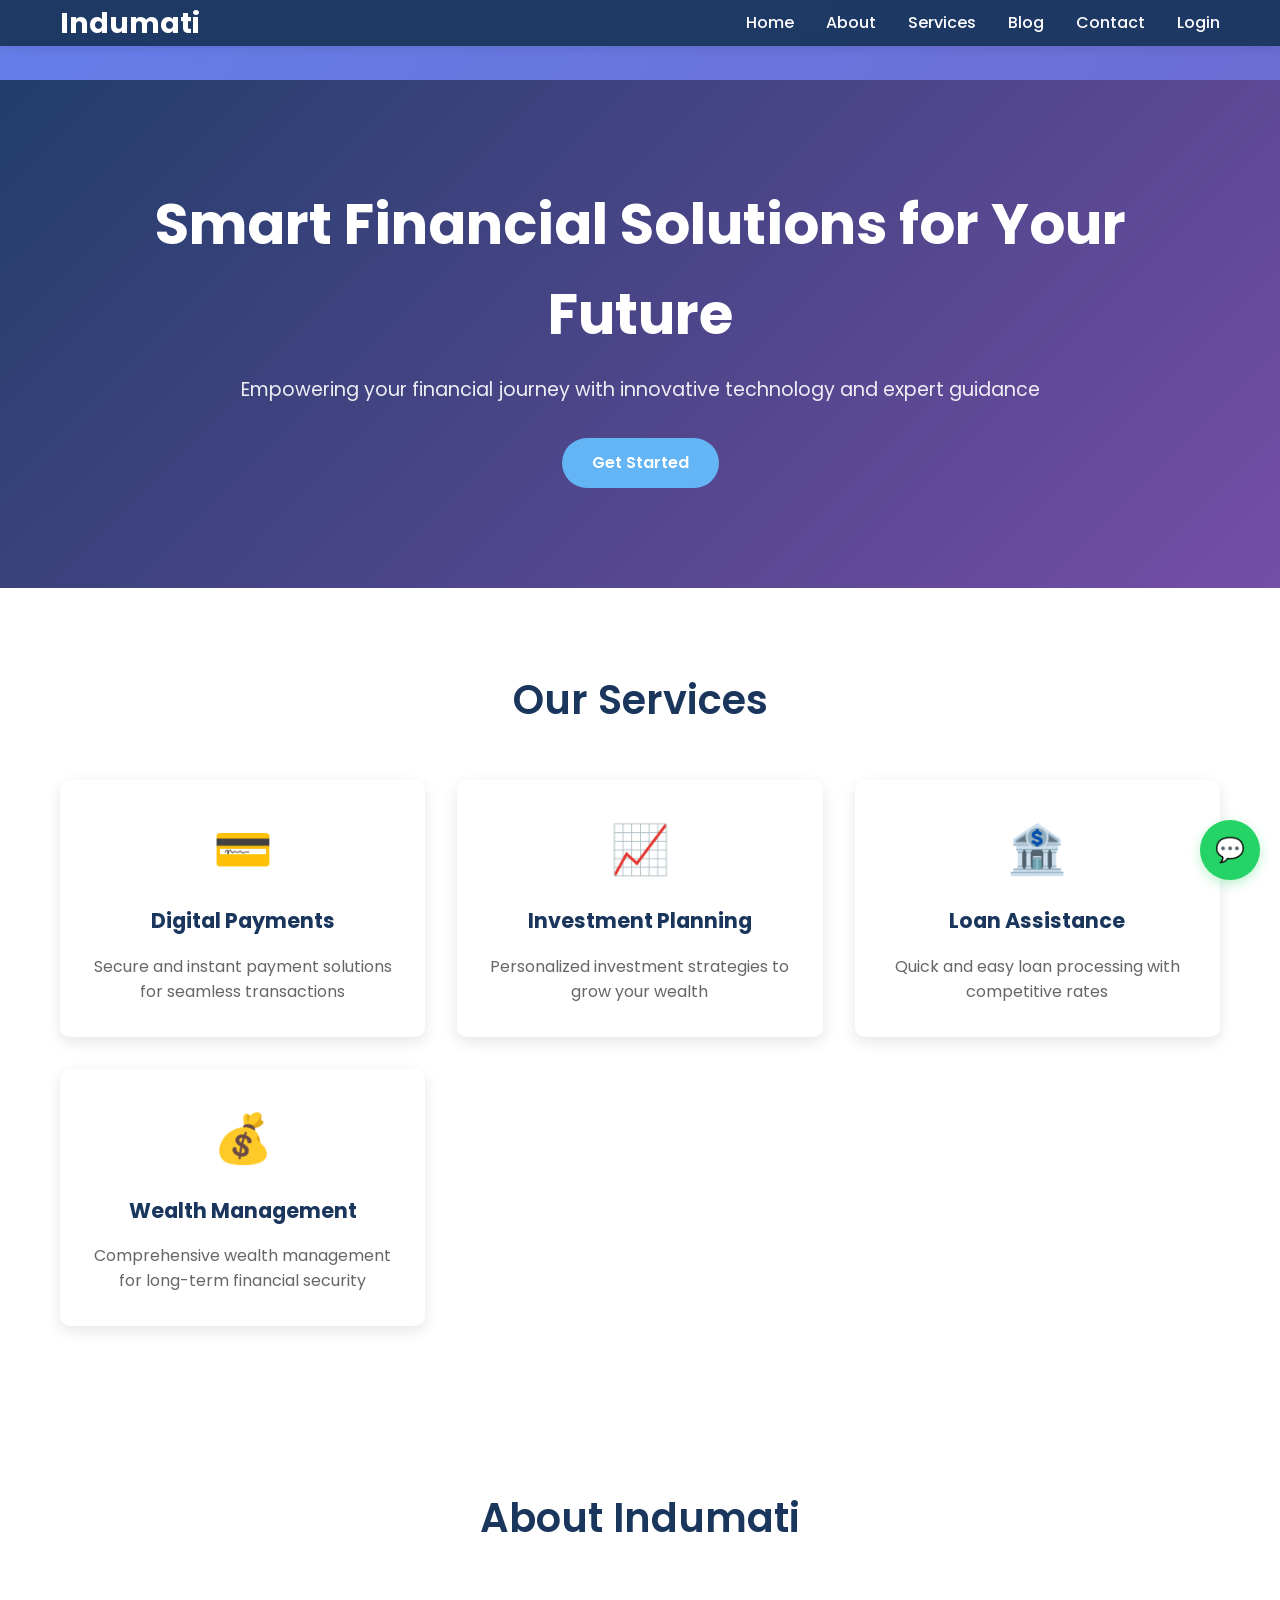
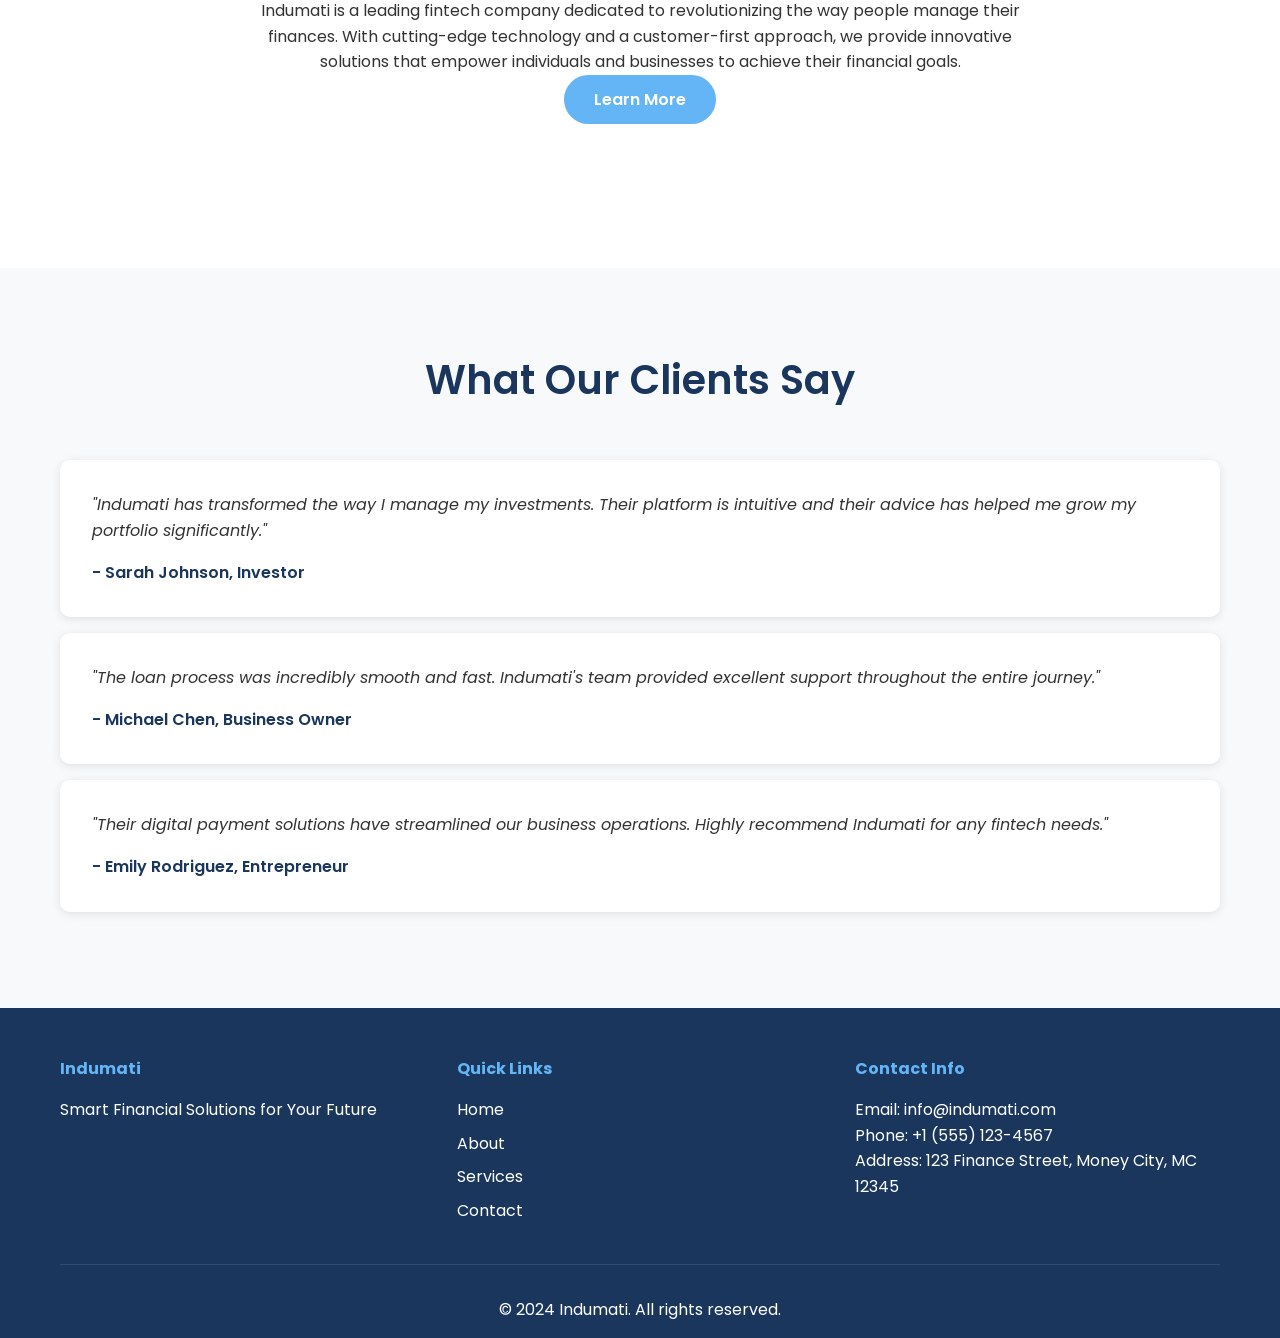
<file: index.html>
<!DOCTYPE html>
<html lang="en">
<head>
    <meta charset="UTF-8">
    <meta name="viewport" content="width=device-width, initial-scale=1.0">
    <title>Indumati - Smart Financial Solutions</title>
    <link rel="stylesheet" href="style.css">
<!-- Google tag (gtag.js) -->
<script async src="https://www.googletagmanager.com/gtag/js?id=AW-18142878376"></script>
<script>
  window.dataLayer = window.dataLayer || [];
  function gtag(){dataLayer.push(arguments);}
  gtag('js', new Date());

  gtag('config', 'AW-18142878376');
</script>

<!-- Event snippet for Outbound click conversion page
In your html page, add the snippet and call gtag_report_conversion when someone clicks on the chosen link or button. -->
<script>
function gtag_report_conversion(url) {
  var callback = function () {
    if (typeof(url) != 'undefined') {
      window.location = url;
    }
  };
  gtag('event', 'conversion', {
      'send_to': 'AW-18142878376/NTl0CMunqKgcEKi1mctD',
      'event_callback': callback
  });
  return false;
}
</script>


</head>
<body>
    <!-- Header -->
    <header>
        <nav class="container">
            <div class="logo">Indumati</div>
            <ul class="nav-links">
                <li><a href="index.html">Home</a></li>
                <li><a href="about.html">About</a></li>
                <li><a href="services.html">Services</a></li>
                <li><a href="blog.html">Blog</a></li>
                <li><a href="contact.html">Contact</a></li>
                <li><a href="auth.html">Login</a></li>
            </ul>
        </nav>
    </header>

    <!-- Main Content -->
    <main>
        <!-- Hero Section -->
        <section class="hero">
            <div class="container">
                <h1>Smart Financial Solutions for Your Future</h1>
                <p>Empowering your financial journey with innovative technology and expert guidance</p>
                <a href="#services" class="btn">Get Started</a>
            </div>
        </section>

        <!-- Services Overview -->
        <section id="services" class="section">
            <div class="container">
                <h2>Our Services</h2>
                <div class="card-grid">
                    <div class="card fade-in-up">
                        <div class="card-icon">💳</div>
                        <h4>Digital Payments</h4>
                        <p>Secure and instant payment solutions for seamless transactions</p>
                    </div>
                    <div class="card fade-in-up">
                        <div class="card-icon">📈</div>
                        <h4>Investment Planning</h4>
                        <p>Personalized investment strategies to grow your wealth</p>
                    </div>
                    <div class="card fade-in-up">
                        <div class="card-icon">🏦</div>
                        <h4>Loan Assistance</h4>
                        <p>Quick and easy loan processing with competitive rates</p>
                    </div>
                    <div class="card fade-in-up">
                        <div class="card-icon">💰</div>
                        <h4>Wealth Management</h4>
                        <p>Comprehensive wealth management for long-term financial security</p>
                    </div>
                </div>
            </div>
        </section>

        <!-- About Preview -->
        <section class="section">
            <div class="container">
                <h2>About Indumati</h2>
                <div class="about-intro">
                    <p>Indumati is a leading fintech company dedicated to revolutionizing the way people manage their finances. With cutting-edge technology and a customer-first approach, we provide innovative solutions that empower individuals and businesses to achieve their financial goals.</p>
                    <a href="about.html" class="btn">Learn More</a>
                </div>
            </div>
        </section>

        <!-- Testimonials -->
        <section class="testimonials section">
            <div class="container">
                <h2>What Our Clients Say</h2>
                <div class="testimonial fade-in-up">
                    <p>"Indumati has transformed the way I manage my investments. Their platform is intuitive and their advice has helped me grow my portfolio significantly."</p>
                    <div class="testimonial-author">- Sarah Johnson, Investor</div>
                </div>
                <div class="testimonial fade-in-up">
                    <p>"The loan process was incredibly smooth and fast. Indumati's team provided excellent support throughout the entire journey."</p>
                    <div class="testimonial-author">- Michael Chen, Business Owner</div>
                </div>
                <div class="testimonial fade-in-up">
                    <p>"Their digital payment solutions have streamlined our business operations. Highly recommend Indumati for any fintech needs."</p>
                    <div class="testimonial-author">- Emily Rodriguez, Entrepreneur</div>
                </div>
            </div>
        </section>
    </main>

    <!-- WhatsApp Button -->
    <a href="https://wa.me/7909042424" class="whatsapp-btn" target="_blank" aria-label="Contact us on WhatsApp" onclick="return gtag_report_conversion('https://wa.me/7909042424');">
        <span>💬</span>
    </a>

    <!-- Footer -->
    <footer>
        <div class="container">
            <div class="footer-content">
                <div class="footer-section">
                    <h4>Indumati</h4>
                    <p>Smart Financial Solutions for Your Future</p>
                </div>
                <div class="footer-section">
                    <h4>Quick Links</h4>
                    <ul>
                        <li><a href="index.html">Home</a></li>
                        <li><a href="about.html">About</a></li>
                        <li><a href="services.html">Services</a></li>
                        <li><a href="contact.html">Contact</a></li>
                    </ul>
                </div>
                <div class="footer-section">
                    <h4>Contact Info</h4>
                    <p>Email: info@indumati.com</p>
                    <p>Phone: +1 (555) 123-4567</p>
                    <p>Address: 123 Finance Street, Money City, MC 12345</p>
                </div>
            </div>
            <div class="footer-bottom">
                <p>&copy; 2024 Indumati. All rights reserved.</p>
            </div>
        </div>
    </footer>
</body>
</html>
</file>
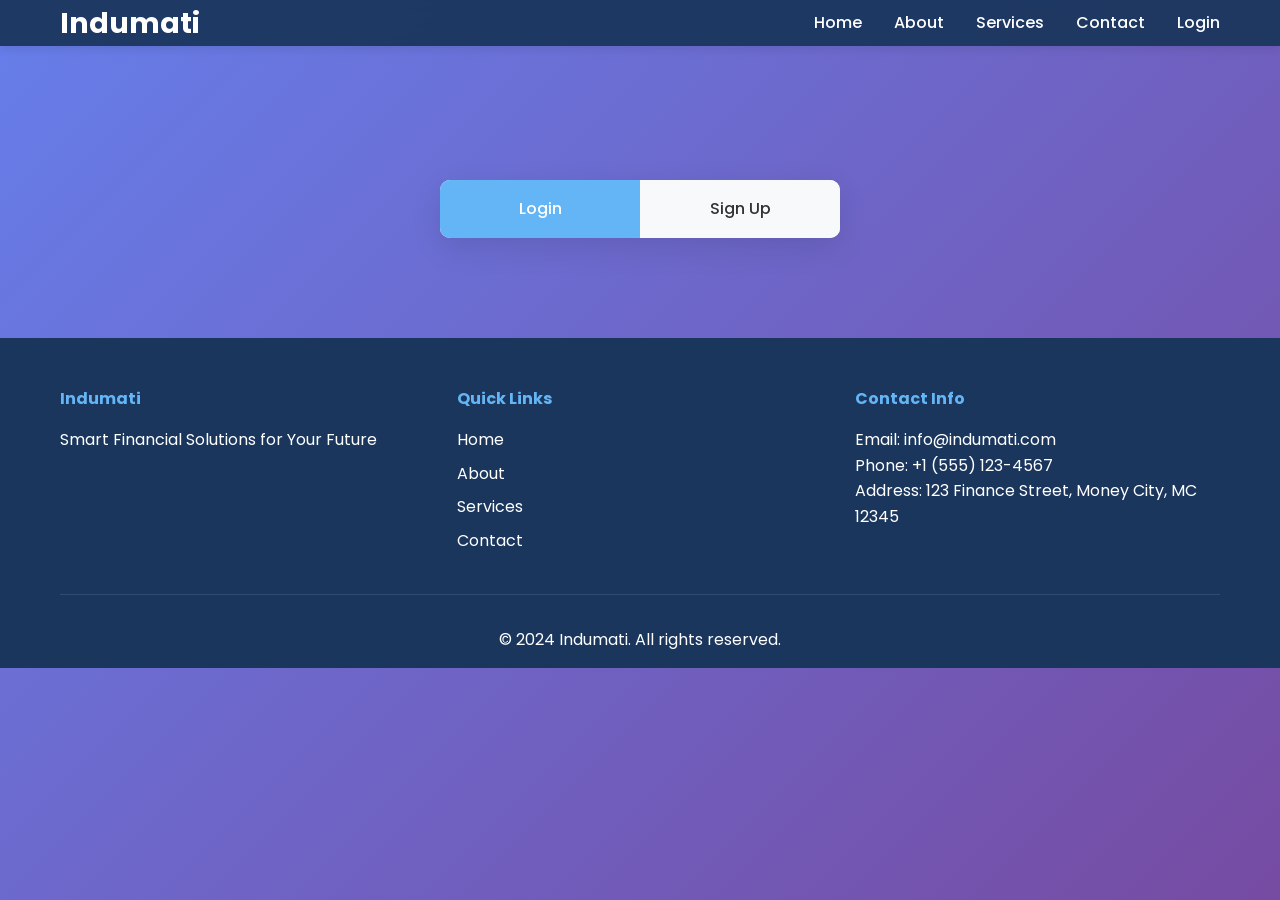
<file: auth.html>
<!DOCTYPE html>
<html lang="en">
<head>
    <meta charset="UTF-8">
    <meta name="viewport" content="width=device-width, initial-scale=1.0">
    <title>Login/Signup - Indumati</title>
    <link rel="stylesheet" href="style.css">
    <style>
        /* Additional styles for auth toggle */
        .auth-tabs input[type="radio"] {
            display: none;
        }

        .auth-tabs label {
            flex: 1;
            padding: 1rem;
            background: #f8f9fa;
            border: none;
            cursor: pointer;
            font-family: 'Poppins', sans-serif;
            font-weight: 500;
            transition: background 0.3s ease;
            text-align: center;
        }

        .auth-tabs input[type="radio"]:checked + label {
            background: #64b5f6;
            color: #fff;
        }

        .auth-form {
            display: none;
        }

        #login:checked ~ #login-form,
        #signup:checked ~ #signup-form {
            display: block;
        }
    </style>
</head>
<body>
    <!-- Header -->
    <header>
        <nav class="container">
            <div class="logo">Indumati</div>
            <ul class="nav-links">
                <li><a href="index.html">Home</a></li>
                <li><a href="about.html">About</a></li>
                <li><a href="services.html">Services</a></li>
                <li><a href="contact.html">Contact</a></li>
                <li><a href="auth.html">Login</a></li>
            </ul>
        </nav>
    </header>

    <!-- Main Content -->
    <main>
        <!-- Auth Container -->
        <div class="auth-container">
            <!-- Auth Tabs -->
            <div class="auth-tabs">
                <input type="radio" id="login" name="auth-toggle" checked>
                <label for="login">Login</label>
                <input type="radio" id="signup" name="auth-toggle">
                <label for="signup">Sign Up</label>
            </div>

            <!-- Login Form -->
            <form id="login-form" class="auth-form">
                <h3>Login to Your Account</h3>
                <div class="form-group">
                    <label for="login-email">Email</label>
                    <input type="email" id="login-email" name="email" required>
                </div>
                <div class="form-group">
                    <label for="login-password">Password</label>
                    <input type="password" id="login-password" name="password" required>
                </div>
                <button type="submit" class="btn">Login</button>
                <p style="text-align: center; margin-top: 1rem; font-size: 0.9rem;">
                    <a href="#" style="color: #64b5f6; text-decoration: none;">Forgot Password?</a>
                </p>
            </form>

            <!-- Signup Form -->
            <form id="signup-form" class="auth-form">
                <h3>Create Your Account</h3>
                <div class="form-group">
                    <label for="signup-name">Full Name</label>
                    <input type="text" id="signup-name" name="name" required>
                </div>
                <div class="form-group">
                    <label for="signup-email">Email</label>
                    <input type="email" id="signup-email" name="email" required>
                </div>
                <div class="form-group">
                    <label for="signup-password">Password</label>
                    <input type="password" id="signup-password" name="password" required>
                </div>
                <div class="form-group">
                    <label for="signup-confirm-password">Confirm Password</label>
                    <input type="password" id="signup-confirm-password" name="confirm-password" required>
                </div>
                <button type="submit" class="btn">Sign Up</button>
                <p style="text-align: center; margin-top: 1rem; font-size: 0.9rem; color: #666;">
                    By signing up, you agree to our <a href="#" style="color: #64b5f6; text-decoration: none;">Terms of Service</a> and <a href="#" style="color: #64b5f6; text-decoration: none;">Privacy Policy</a>.
                </p>
            </form>
        </div>
    </main>

    <!-- Footer -->
    <footer>
        <div class="container">
            <div class="footer-content">
                <div class="footer-section">
                    <h4>Indumati</h4>
                    <p>Smart Financial Solutions for Your Future</p>
                </div>
                <div class="footer-section">
                    <h4>Quick Links</h4>
                    <ul>
                        <li><a href="index.html">Home</a></li>
                        <li><a href="about.html">About</a></li>
                        <li><a href="services.html">Services</a></li>
                        <li><a href="contact.html">Contact</a></li>
                    </ul>
                </div>
                <div class="footer-section">
                    <h4>Contact Info</h4>
                    <p>Email: info@indumati.com</p>
                    <p>Phone: +1 (555) 123-4567</p>
                    <p>Address: 123 Finance Street, Money City, MC 12345</p>
                </div>
            </div>
            <div class="footer-bottom">
                <p>&copy; 2024 Indumati. All rights reserved.</p>
            </div>
        </div>
    </footer>
</body>
</html>
</file>
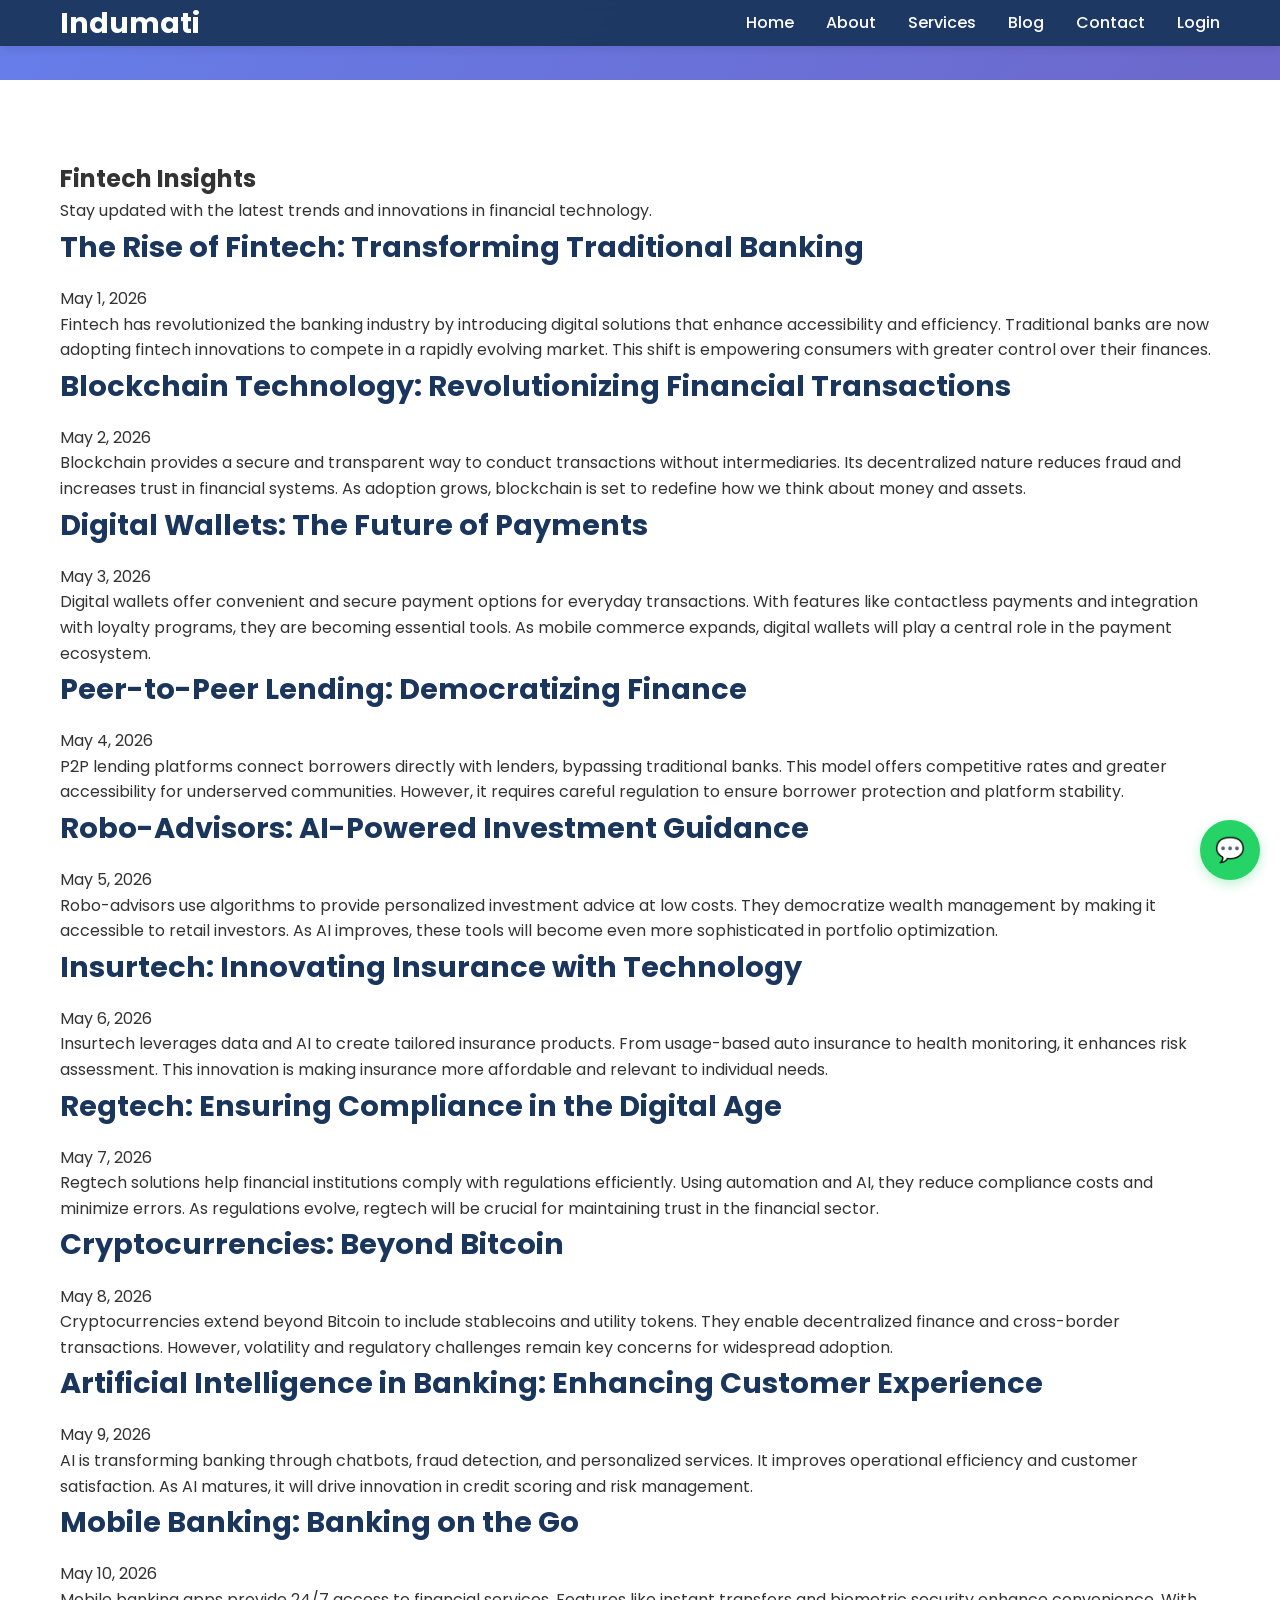
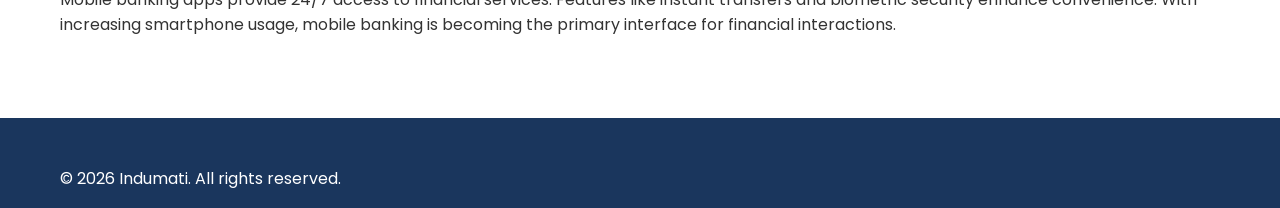
<file: blog.html>
<!DOCTYPE html>
<html lang="en">
<head>
    <meta charset="UTF-8">
    <meta name="viewport" content="width=device-width, initial-scale=1.0">
    <title>Indumati - Fintech Blog</title>
    <link rel="stylesheet" href="style.css">
</head>
<body>
    <!-- Header -->
    <header>
        <nav class="container">
            <div class="logo">Indumati</div>
            <ul class="nav-links">
                <li><a href="index.html">Home</a></li>
                <li><a href="about.html">About</a></li>
                <li><a href="services.html">Services</a></li>
                <li><a href="blog.html">Blog</a></li>
                <li><a href="contact.html">Contact</a></li>
                <li><a href="auth.html">Login</a></li>
            </ul>
        </nav>
    </header>

    <!-- Main Content -->
    <main>
        <section class="section">
            <div class="container">
                <h1>Fintech Insights</h1>
                <p>Stay updated with the latest trends and innovations in financial technology.</p>

                <article class="blog-post">
                    <h3>The Rise of Fintech: Transforming Traditional Banking</h3>
                    <p class="date">May 1, 2026</p>
                    <p>Fintech has revolutionized the banking industry by introducing digital solutions that enhance accessibility and efficiency. Traditional banks are now adopting fintech innovations to compete in a rapidly evolving market. This shift is empowering consumers with greater control over their finances.</p>
                </article>

                <article class="blog-post">
                    <h3>Blockchain Technology: Revolutionizing Financial Transactions</h3>
                    <p class="date">May 2, 2026</p>
                    <p>Blockchain provides a secure and transparent way to conduct transactions without intermediaries. Its decentralized nature reduces fraud and increases trust in financial systems. As adoption grows, blockchain is set to redefine how we think about money and assets.</p>
                </article>

                <article class="blog-post">
                    <h3>Digital Wallets: The Future of Payments</h3>
                    <p class="date">May 3, 2026</p>
                    <p>Digital wallets offer convenient and secure payment options for everyday transactions. With features like contactless payments and integration with loyalty programs, they are becoming essential tools. As mobile commerce expands, digital wallets will play a central role in the payment ecosystem.</p>
                </article>

                <article class="blog-post">
                    <h3>Peer-to-Peer Lending: Democratizing Finance</h3>
                    <p class="date">May 4, 2026</p>
                    <p>P2P lending platforms connect borrowers directly with lenders, bypassing traditional banks. This model offers competitive rates and greater accessibility for underserved communities. However, it requires careful regulation to ensure borrower protection and platform stability.</p>
                </article>

                <article class="blog-post">
                    <h3>Robo-Advisors: AI-Powered Investment Guidance</h3>
                    <p class="date">May 5, 2026</p>
                    <p>Robo-advisors use algorithms to provide personalized investment advice at low costs. They democratize wealth management by making it accessible to retail investors. As AI improves, these tools will become even more sophisticated in portfolio optimization.</p>
                </article>

                <article class="blog-post">
                    <h3>Insurtech: Innovating Insurance with Technology</h3>
                    <p class="date">May 6, 2026</p>
                    <p>Insurtech leverages data and AI to create tailored insurance products. From usage-based auto insurance to health monitoring, it enhances risk assessment. This innovation is making insurance more affordable and relevant to individual needs.</p>
                </article>

                <article class="blog-post">
                    <h3>Regtech: Ensuring Compliance in the Digital Age</h3>
                    <p class="date">May 7, 2026</p>
                    <p>Regtech solutions help financial institutions comply with regulations efficiently. Using automation and AI, they reduce compliance costs and minimize errors. As regulations evolve, regtech will be crucial for maintaining trust in the financial sector.</p>
                </article>

                <article class="blog-post">
                    <h3>Cryptocurrencies: Beyond Bitcoin</h3>
                    <p class="date">May 8, 2026</p>
                    <p>Cryptocurrencies extend beyond Bitcoin to include stablecoins and utility tokens. They enable decentralized finance and cross-border transactions. However, volatility and regulatory challenges remain key concerns for widespread adoption.</p>
                </article>

                <article class="blog-post">
                    <h3>Artificial Intelligence in Banking: Enhancing Customer Experience</h3>
                    <p class="date">May 9, 2026</p>
                    <p>AI is transforming banking through chatbots, fraud detection, and personalized services. It improves operational efficiency and customer satisfaction. As AI matures, it will drive innovation in credit scoring and risk management.</p>
                </article>

                <article class="blog-post">
                    <h3>Mobile Banking: Banking on the Go</h3>
                    <p class="date">May 10, 2026</p>
                    <p>Mobile banking apps provide 24/7 access to financial services. Features like instant transfers and biometric security enhance convenience. With increasing smartphone usage, mobile banking is becoming the primary interface for financial interactions.</p>
                </article>
            </div>
        </section>
    </main>

    <!-- WhatsApp Button -->
    <a href="https://wa.me/9135165706" class="whatsapp-btn" target="_blank" aria-label="Contact us on WhatsApp">
        <span>💬</span>
    </a>

    <!-- Footer -->
    <footer>
        <div class="container">
            <p>&copy; 2026 Indumati. All rights reserved.</p>
        </div>
    </footer>
</body>
</html>
</file>
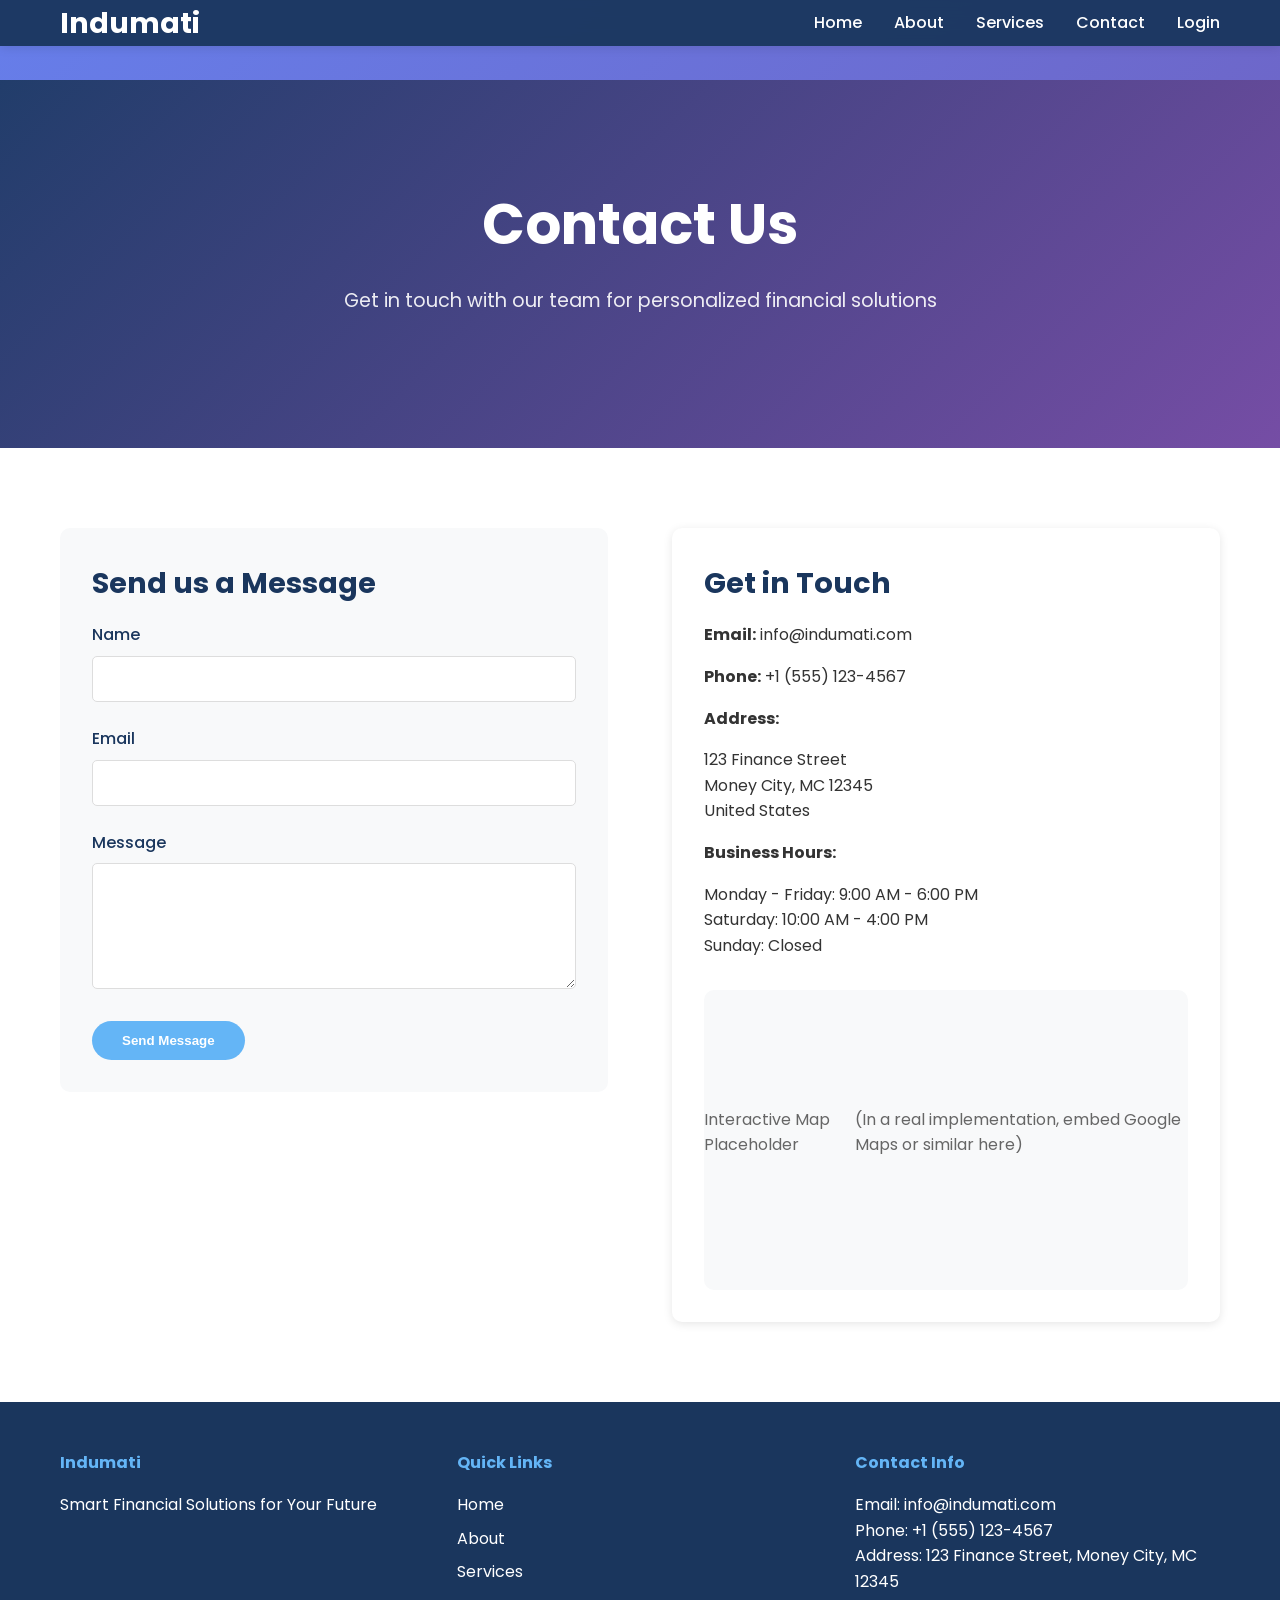
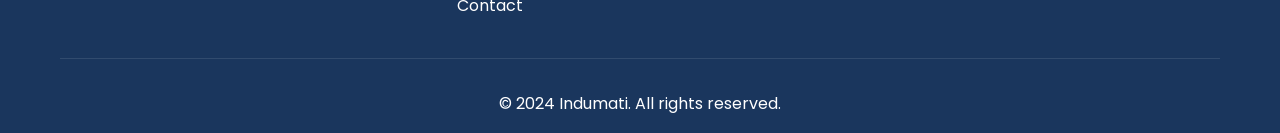
<file: contact.html>
<!DOCTYPE html>
<html lang="en">
<head>
    <meta charset="UTF-8">
    <meta name="viewport" content="width=device-width, initial-scale=1.0">
    <title>Contact Us - Indumati</title>
    <link rel="stylesheet" href="style.css">
</head>
<body>
    <!-- Header -->
    <header>
        <nav class="container">
            <div class="logo">Indumati</div>
            <ul class="nav-links">
                <li><a href="index.html">Home</a></li>
                <li><a href="about.html">About</a></li>
                <li><a href="services.html">Services</a></li>
                <li><a href="contact.html">Contact</a></li>
                <li><a href="auth.html">Login</a></li>
            </ul>
        </nav>
    </header>

    <!-- Main Content -->
    <main>
        <!-- Contact Hero -->
        <section class="hero">
            <div class="container">
                <h1>Contact Us</h1>
                <p>Get in touch with our team for personalized financial solutions</p>
            </div>
        </section>

        <!-- Contact Content -->
        <section class="section">
            <div class="container">
                <div class="contact-content">
                    <!-- Contact Form -->
                    <div class="contact-form">
                        <h3>Send us a Message</h3>
                        <form>
                            <div class="form-group">
                                <label for="name">Name</label>
                                <input type="text" id="name" name="name" required>
                            </div>
                            <div class="form-group">
                                <label for="email">Email</label>
                                <input type="email" id="email" name="email" required>
                            </div>
                            <div class="form-group">
                                <label for="message">Message</label>
                                <textarea id="message" name="message" rows="5" required></textarea>
                            </div>
                            <button type="submit" class="btn">Send Message</button>
                        </form>
                    </div>

                    <!-- Contact Info -->
                    <div class="contact-info">
                        <h3>Get in Touch</h3>
                        <p><strong>Email:</strong> info@indumati.com</p>
                        <p><strong>Phone:</strong> +1 (555) 123-4567</p>
                        <p><strong>Address:</strong></p>
                        <p>123 Finance Street<br>Money City, MC 12345<br>United States</p>
                        <p><strong>Business Hours:</strong></p>
                        <p>Monday - Friday: 9:00 AM - 6:00 PM<br>Saturday: 10:00 AM - 4:00 PM<br>Sunday: Closed</p>

                        <!-- Map Placeholder -->
                        <div class="map">
                            <p>Interactive Map Placeholder</p>
                            <p>(In a real implementation, embed Google Maps or similar here)</p>
                        </div>
                    </div>
                </div>
            </div>
        </section>
    </main>

    <!-- Footer -->
    <footer>
        <div class="container">
            <div class="footer-content">
                <div class="footer-section">
                    <h4>Indumati</h4>
                    <p>Smart Financial Solutions for Your Future</p>
                </div>
                <div class="footer-section">
                    <h4>Quick Links</h4>
                    <ul>
                        <li><a href="index.html">Home</a></li>
                        <li><a href="about.html">About</a></li>
                        <li><a href="services.html">Services</a></li>
                        <li><a href="contact.html">Contact</a></li>
                    </ul>
                </div>
                <div class="footer-section">
                    <h4>Contact Info</h4>
                    <p>Email: info@indumati.com</p>
                    <p>Phone: +1 (555) 123-4567</p>
                    <p>Address: 123 Finance Street, Money City, MC 12345</p>
                </div>
            </div>
            <div class="footer-bottom">
                <p>&copy; 2024 Indumati. All rights reserved.</p>
            </div>
        </div>
    </footer>
</body>
</html>
</file>
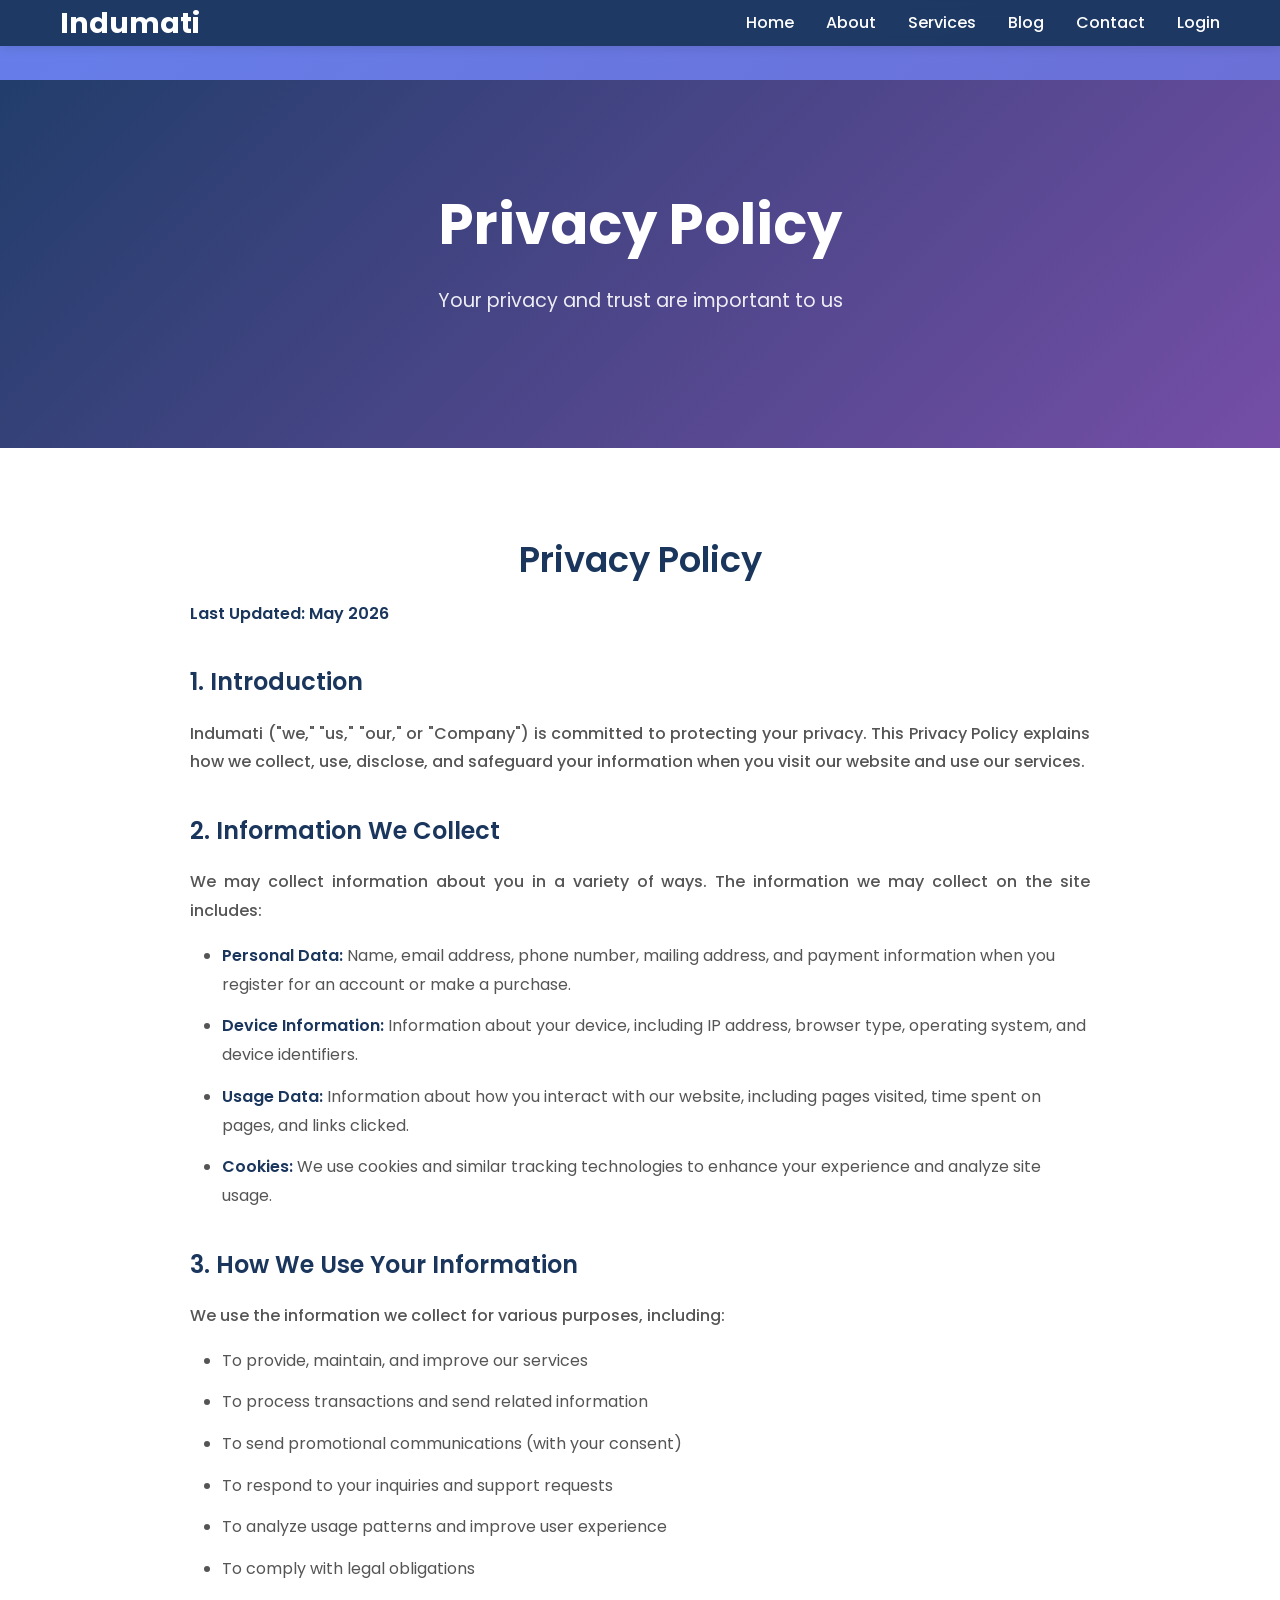
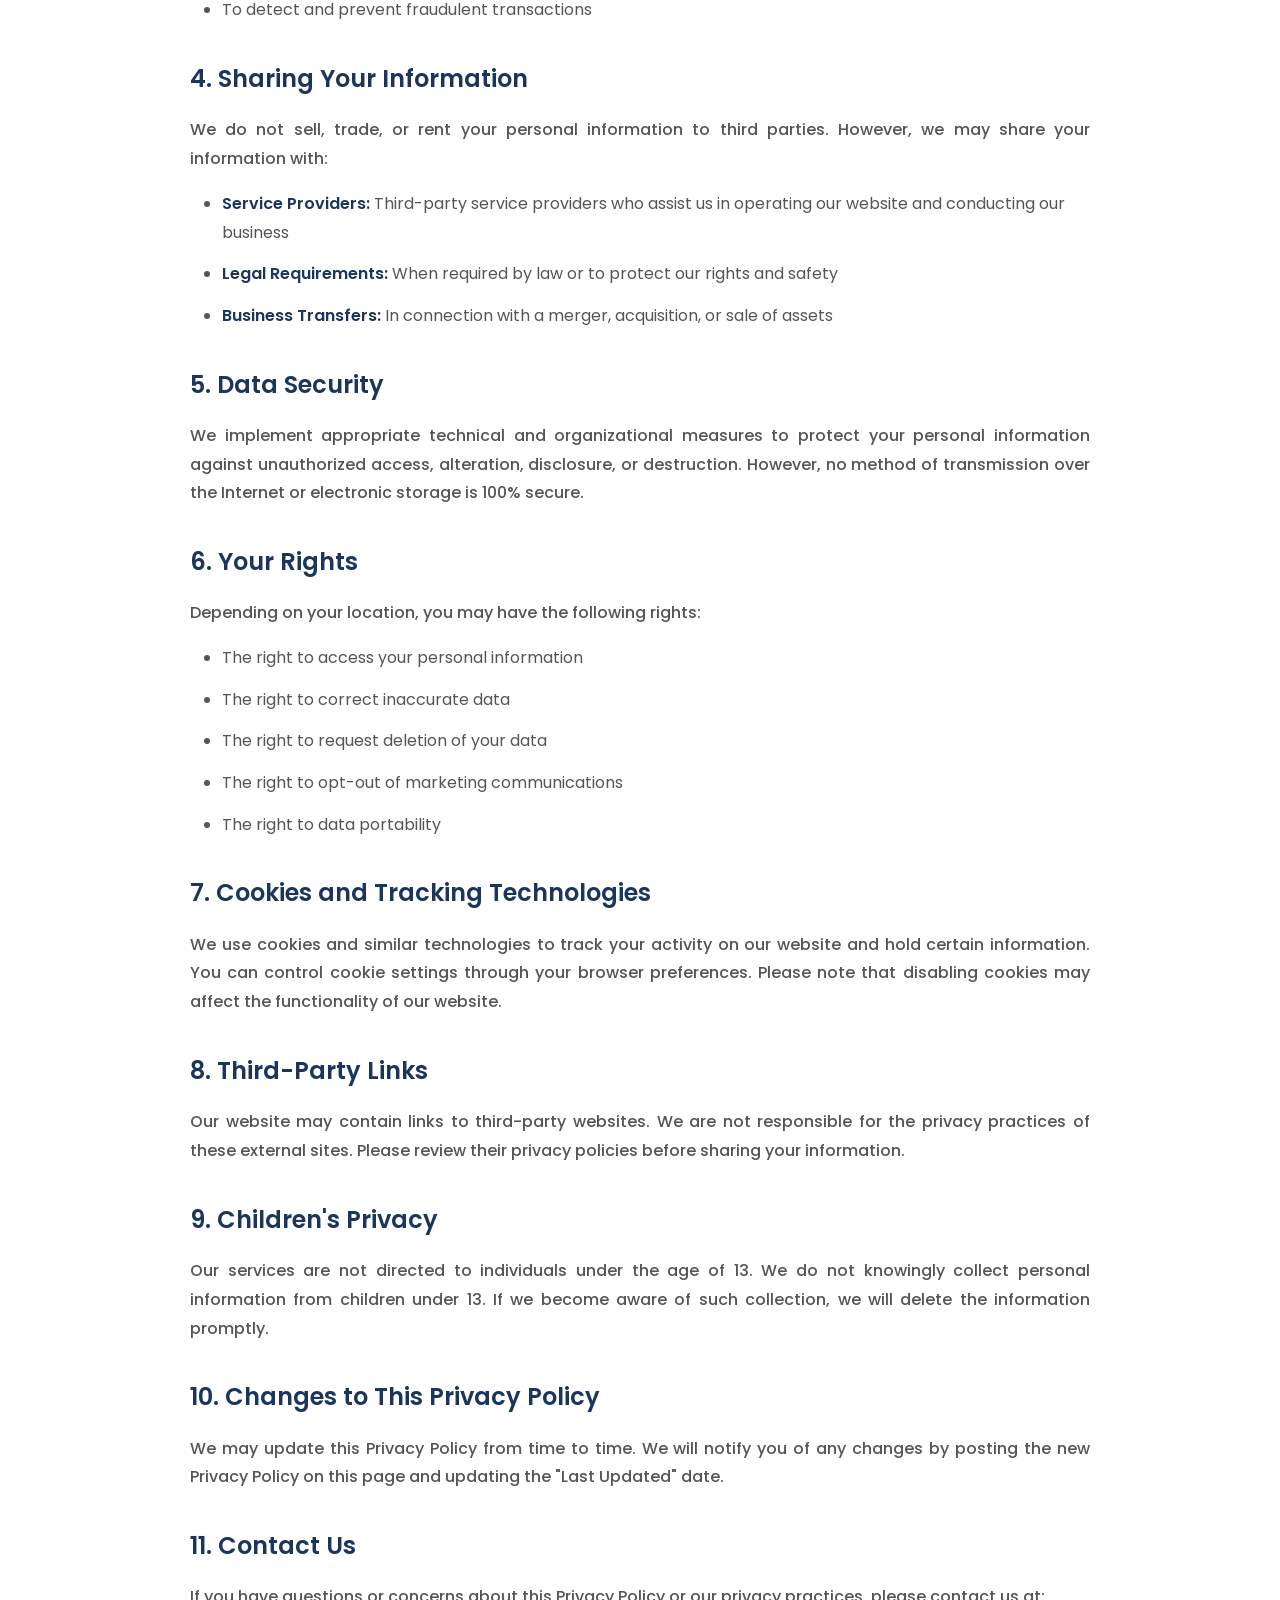
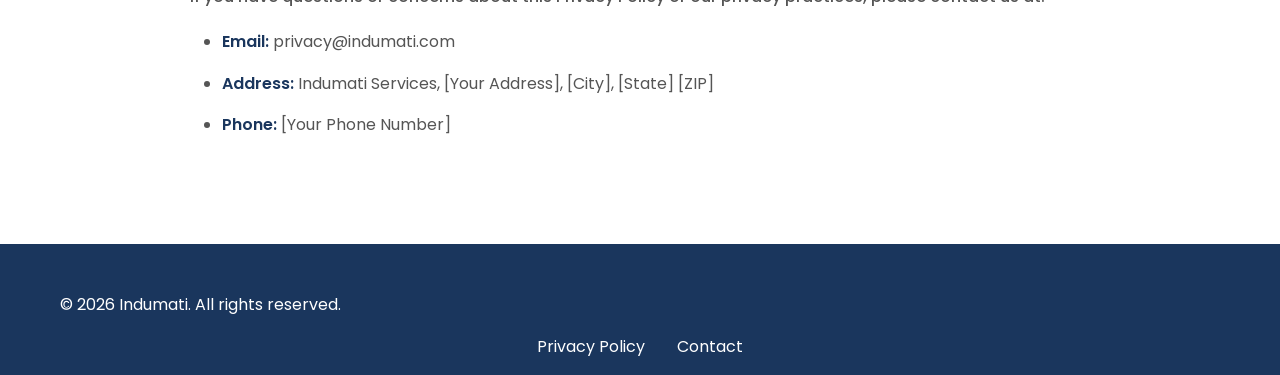
<file: privacy-policy.html>
<!DOCTYPE html>
<html lang="en">
<head>
    <meta charset="UTF-8">
    <meta name="viewport" content="width=device-width, initial-scale=1.0">
    <title>Privacy Policy - Indumati</title>
    <link rel="stylesheet" href="style.css">
    <!-- Google tag (gtag.js) -->
    <script async src="https://www.googletagmanager.com/gtag/js?id=AW-18142878376"></script>
    <script>
      window.dataLayer = window.dataLayer || [];
      function gtag(){dataLayer.push(arguments);}
      gtag('js', new Date());

      gtag('config', 'AW-18142878376');
    </script>
</head>
<body>
    <!-- Header -->
    <header>
        <nav class="container">
            <div class="logo">Indumati</div>
            <ul class="nav-links">
                <li><a href="index.html">Home</a></li>
                <li><a href="about.html">About</a></li>
                <li><a href="services.html">Services</a></li>
                <li><a href="blog.html">Blog</a></li>
                <li><a href="contact.html">Contact</a></li>
                <li><a href="auth.html">Login</a></li>
            </ul>
        </nav>
    </header>

    <!-- Main Content -->
    <main>
        <!-- Hero Section -->
        <section class="hero">
            <div class="container">
                <h1>Privacy Policy</h1>
                <p>Your privacy and trust are important to us</p>
            </div>
        </section>

        <!-- Privacy Policy Content -->
        <section class="section">
            <div class="container">
                <div class="policy-content">
                    <h2>Privacy Policy</h2>
                    <p><strong>Last Updated: May 2026</strong></p>

                    <h3>1. Introduction</h3>
                    <p>
                        Indumati ("we," "us," "our," or "Company") is committed to protecting your privacy. 
                        This Privacy Policy explains how we collect, use, disclose, and safeguard your information 
                        when you visit our website and use our services.
                    </p>

                    <h3>2. Information We Collect</h3>
                    <p>We may collect information about you in a variety of ways. The information we may collect on the site includes:</p>
                    <ul>
                        <li><strong>Personal Data:</strong> Name, email address, phone number, mailing address, and payment information when you register for an account or make a purchase.</li>
                        <li><strong>Device Information:</strong> Information about your device, including IP address, browser type, operating system, and device identifiers.</li>
                        <li><strong>Usage Data:</strong> Information about how you interact with our website, including pages visited, time spent on pages, and links clicked.</li>
                        <li><strong>Cookies:</strong> We use cookies and similar tracking technologies to enhance your experience and analyze site usage.</li>
                    </ul>

                    <h3>3. How We Use Your Information</h3>
                    <p>We use the information we collect for various purposes, including:</p>
                    <ul>
                        <li>To provide, maintain, and improve our services</li>
                        <li>To process transactions and send related information</li>
                        <li>To send promotional communications (with your consent)</li>
                        <li>To respond to your inquiries and support requests</li>
                        <li>To analyze usage patterns and improve user experience</li>
                        <li>To comply with legal obligations</li>
                        <li>To detect and prevent fraudulent transactions</li>
                    </ul>

                    <h3>4. Sharing Your Information</h3>
                    <p>
                        We do not sell, trade, or rent your personal information to third parties. However, we may share 
                        your information with:
                    </p>
                    <ul>
                        <li><strong>Service Providers:</strong> Third-party service providers who assist us in operating our website and conducting our business</li>
                        <li><strong>Legal Requirements:</strong> When required by law or to protect our rights and safety</li>
                        <li><strong>Business Transfers:</strong> In connection with a merger, acquisition, or sale of assets</li>
                    </ul>

                    <h3>5. Data Security</h3>
                    <p>
                        We implement appropriate technical and organizational measures to protect your personal information 
                        against unauthorized access, alteration, disclosure, or destruction. However, no method of transmission 
                        over the Internet or electronic storage is 100% secure.
                    </p>

                    <h3>6. Your Rights</h3>
                    <p>Depending on your location, you may have the following rights:</p>
                    <ul>
                        <li>The right to access your personal information</li>
                        <li>The right to correct inaccurate data</li>
                        <li>The right to request deletion of your data</li>
                        <li>The right to opt-out of marketing communications</li>
                        <li>The right to data portability</li>
                    </ul>

                    <h3>7. Cookies and Tracking Technologies</h3>
                    <p>
                        We use cookies and similar technologies to track your activity on our website and hold certain information. 
                        You can control cookie settings through your browser preferences. Please note that disabling cookies may 
                        affect the functionality of our website.
                    </p>

                    <h3>8. Third-Party Links</h3>
                    <p>
                        Our website may contain links to third-party websites. We are not responsible for the privacy practices 
                        of these external sites. Please review their privacy policies before sharing your information.
                    </p>

                    <h3>9. Children's Privacy</h3>
                    <p>
                        Our services are not directed to individuals under the age of 13. We do not knowingly collect personal 
                        information from children under 13. If we become aware of such collection, we will delete the information 
                        promptly.
                    </p>

                    <h3>10. Changes to This Privacy Policy</h3>
                    <p>
                        We may update this Privacy Policy from time to time. We will notify you of any changes by posting the new 
                        Privacy Policy on this page and updating the "Last Updated" date.
                    </p>

                    <h3>11. Contact Us</h3>
                    <p>
                        If you have questions or concerns about this Privacy Policy or our privacy practices, please contact us at:
                    </p>
                    <ul>
                        <li><strong>Email:</strong> privacy@indumati.com</li>
                        <li><strong>Address:</strong> Indumati Services, [Your Address], [City], [State] [ZIP]</li>
                        <li><strong>Phone:</strong> [Your Phone Number]</li>
                    </ul>
                </div>
            </div>
        </section>
    </main>

    <!-- Footer -->
    <footer>
        <div class="container">
            <p>&copy; 2026 Indumati. All rights reserved.</p>
            <div class="footer-links">
                <a href="privacy-policy.html">Privacy Policy</a>
                <a href="contact.html">Contact</a>
            </div>
        </div>
    </footer>
</body>
</html>
</file>
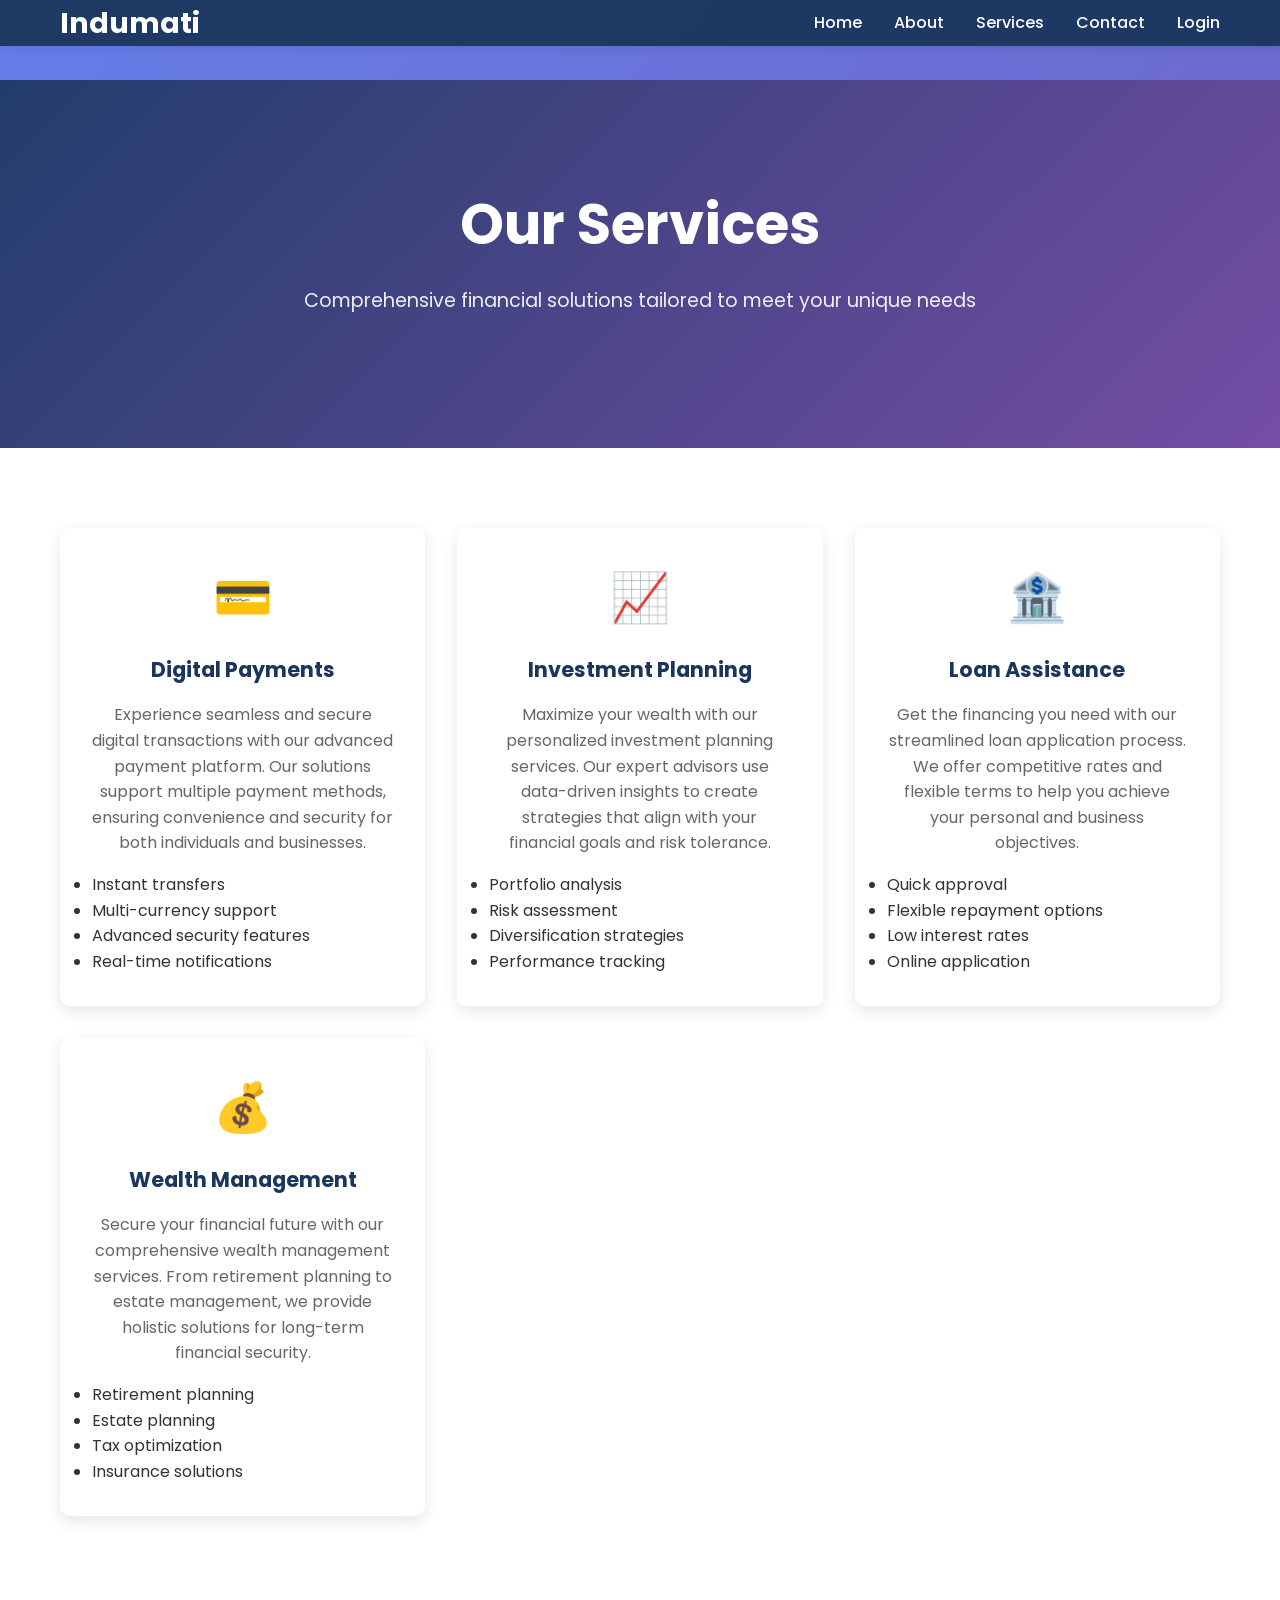
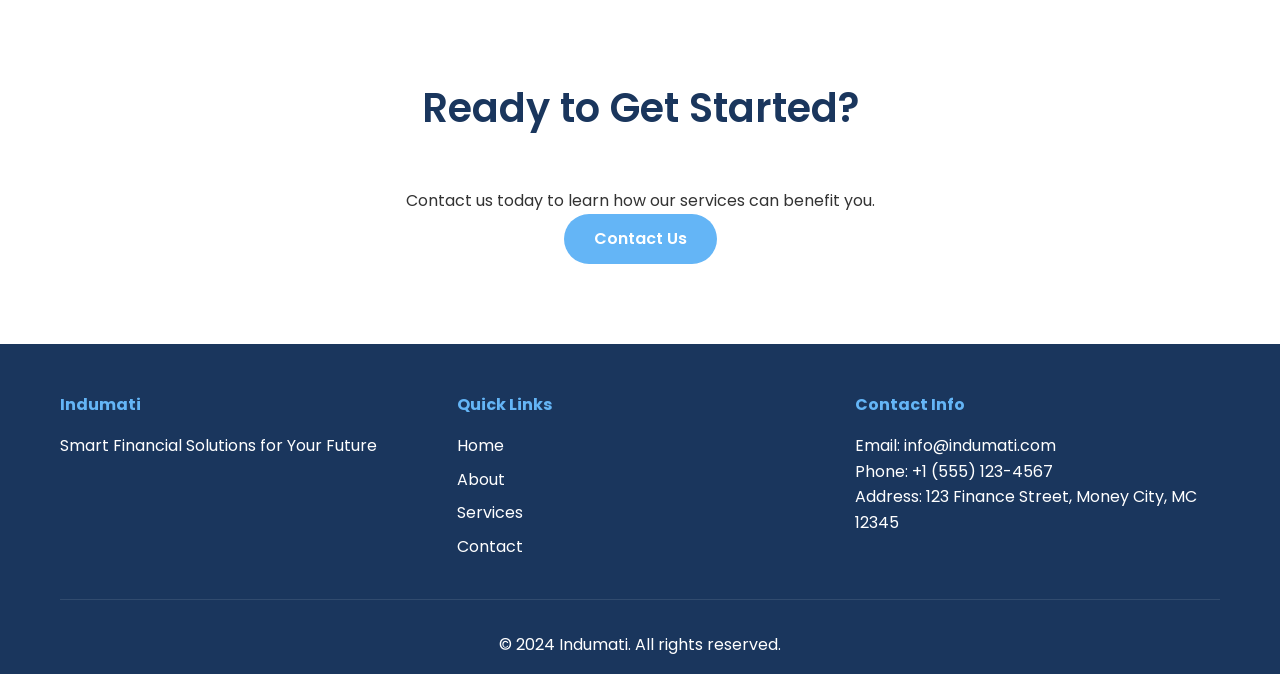
<file: services.html>
<!DOCTYPE html>
<html lang="en">
<head>
    <meta charset="UTF-8">
    <meta name="viewport" content="width=device-width, initial-scale=1.0">
    <title>Services - Indumati</title>
    <link rel="stylesheet" href="style.css">
</head>
<body>
    <!-- Header -->
    <header>
        <nav class="container">
            <div class="logo">Indumati</div>
            <ul class="nav-links">
                <li><a href="index.html">Home</a></li>
                <li><a href="about.html">About</a></li>
                <li><a href="services.html">Services</a></li>
                <li><a href="contact.html">Contact</a></li>
                <li><a href="auth.html">Login</a></li>
            </ul>
        </nav>
    </header>

    <!-- Main Content -->
    <main>
        <!-- Services Hero -->
        <section class="hero">
            <div class="container">
                <h1>Our Services</h1>
                <p>Comprehensive financial solutions tailored to meet your unique needs</p>
            </div>
        </section>

        <!-- Services Grid -->
        <section class="section">
            <div class="container">
                <div class="services-grid">
                    <div class="card fade-in-up">
                        <div class="card-icon">💳</div>
                        <h4>Digital Payments</h4>
                        <p>Experience seamless and secure digital transactions with our advanced payment platform. Our solutions support multiple payment methods, ensuring convenience and security for both individuals and businesses.</p>
                        <ul style="text-align: left; margin-top: 1rem;">
                            <li>Instant transfers</li>
                            <li>Multi-currency support</li>
                            <li>Advanced security features</li>
                            <li>Real-time notifications</li>
                        </ul>
                    </div>
                    <div class="card fade-in-up">
                        <div class="card-icon">📈</div>
                        <h4>Investment Planning</h4>
                        <p>Maximize your wealth with our personalized investment planning services. Our expert advisors use data-driven insights to create strategies that align with your financial goals and risk tolerance.</p>
                        <ul style="text-align: left; margin-top: 1rem;">
                            <li>Portfolio analysis</li>
                            <li>Risk assessment</li>
                            <li>Diversification strategies</li>
                            <li>Performance tracking</li>
                        </ul>
                    </div>
                    <div class="card fade-in-up">
                        <div class="card-icon">🏦</div>
                        <h4>Loan Assistance</h4>
                        <p>Get the financing you need with our streamlined loan application process. We offer competitive rates and flexible terms to help you achieve your personal and business objectives.</p>
                        <ul style="text-align: left; margin-top: 1rem;">
                            <li>Quick approval</li>
                            <li>Flexible repayment options</li>
                            <li>Low interest rates</li>
                            <li>Online application</li>
                        </ul>
                    </div>
                    <div class="card fade-in-up">
                        <div class="card-icon">💰</div>
                        <h4>Wealth Management</h4>
                        <p>Secure your financial future with our comprehensive wealth management services. From retirement planning to estate management, we provide holistic solutions for long-term financial security.</p>
                        <ul style="text-align: left; margin-top: 1rem;">
                            <li>Retirement planning</li>
                            <li>Estate planning</li>
                            <li>Tax optimization</li>
                            <li>Insurance solutions</li>
                        </ul>
                    </div>
                </div>
            </div>
        </section>

        <!-- Call to Action -->
        <section class="section">
            <div class="container">
                <div style="text-align: center;">
                    <h2>Ready to Get Started?</h2>
                    <p>Contact us today to learn how our services can benefit you.</p>
                    <a href="contact.html" class="btn">Contact Us</a>
                </div>
            </div>
        </section>
    </main>

    <!-- Footer -->
    <footer>
        <div class="container">
            <div class="footer-content">
                <div class="footer-section">
                    <h4>Indumati</h4>
                    <p>Smart Financial Solutions for Your Future</p>
                </div>
                <div class="footer-section">
                    <h4>Quick Links</h4>
                    <ul>
                        <li><a href="index.html">Home</a></li>
                        <li><a href="about.html">About</a></li>
                        <li><a href="services.html">Services</a></li>
                        <li><a href="contact.html">Contact</a></li>
                    </ul>
                </div>
                <div class="footer-section">
                    <h4>Contact Info</h4>
                    <p>Email: info@indumati.com</p>
                    <p>Phone: +1 (555) 123-4567</p>
                    <p>Address: 123 Finance Street, Money City, MC 12345</p>
                </div>
            </div>
            <div class="footer-bottom">
                <p>&copy; 2024 Indumati. All rights reserved.</p>
            </div>
        </div>
    </footer>
</body>
</html>
</file>
<file: style.css>
/* Google Fonts Import */
@import url('https://fonts.googleapis.com/css2?family=Poppins:wght@300;400;500;600;700&display=swap');

/* Reset and Base Styles */
* {
    margin: 0;
    padding: 0;
    box-sizing: border-box;
}

body {
    font-family: 'Poppins', sans-serif;
    line-height: 1.6;
    color: #333;
    background: linear-gradient(135deg, #667eea 0%, #764ba2 100%);
    min-height: 100vh;
}

.container {
    max-width: 1200px;
    margin: 0 auto;
    padding: 0 20px;
}

/* Header Styles */
header {
    background: rgba(26, 54, 93, 0.95);
    backdrop-filter: blur(10px);
    position: fixed;
    top: 0;
    width: 100%;
    z-index: 1000;
    box-shadow: 0 2px 10px rgba(0,0,0,0.1);
}

nav {
    display: flex;
    justify-content: space-between;
    align-items: center;
    padding: 1rem 0;
}

.logo {
    font-size: 1.8rem;
    font-weight: 700;
    color: #fff;
}

.nav-links {
    display: flex;
    list-style: none;
}

.nav-links li {
    margin-left: 2rem;
}

.nav-links a {
    color: #fff;
    text-decoration: none;
    font-weight: 500;
    transition: color 0.3s ease;
}

.nav-links a:hover {
    color: #64b5f6;
}

/* Main Content */
main {
    padding-top: 80px;
}

/* Hero Section */
.hero {
    background: linear-gradient(135deg, rgba(26, 54, 93, 0.9) 0%, rgba(118, 75, 162, 0.9) 100%);
    color: #fff;
    padding: 100px 0;
    text-align: center;
}

.hero h1 {
    font-size: 3.5rem;
    margin-bottom: 1rem;
    font-weight: 700;
}

.hero p {
    font-size: 1.2rem;
    margin-bottom: 2rem;
    opacity: 0.9;
}

.btn {
    display: inline-block;
    background: #64b5f6;
    color: #fff;
    padding: 12px 30px;
    text-decoration: none;
    border-radius: 30px;
    font-weight: 600;
    transition: all 0.3s ease;
    border: none;
    cursor: pointer;
}

.btn:hover {
    background: #42a5f5;
    transform: translateY(-2px);
    box-shadow: 0 5px 15px rgba(100, 181, 246, 0.4);
}

/* Section Styles */
.section {
    padding: 80px 0;
    background: #fff;
}

.section h2 {
    text-align: center;
    font-size: 2.5rem;
    margin-bottom: 3rem;
    color: #1a365d;
    font-weight: 600;
}

.section h3 {
    font-size: 1.8rem;
    margin-bottom: 1rem;
    color: #1a365d;
}

/* Cards */
.card-grid {
    display: grid;
    grid-template-columns: repeat(auto-fit, minmax(300px, 1fr));
    gap: 2rem;
    margin-top: 2rem;
}

.card {
    background: #fff;
    border-radius: 10px;
    padding: 2rem;
    box-shadow: 0 5px 15px rgba(0,0,0,0.1);
    transition: transform 0.3s ease, box-shadow 0.3s ease;
    text-align: center;
}

.card:hover {
    transform: translateY(-5px);
    box-shadow: 0 10px 30px rgba(0,0,0,0.2);
}

.card-icon {
    font-size: 3rem;
    color: #64b5f6;
    margin-bottom: 1rem;
}

.card h4 {
    font-size: 1.3rem;
    margin-bottom: 1rem;
    color: #1a365d;
}

.card p {
    color: #666;
}

/* Testimonials */
.testimonials {
    background: #f8f9fa;
}

.testimonial {
    background: #fff;
    border-radius: 10px;
    padding: 2rem;
    margin: 1rem 0;
    box-shadow: 0 2px 10px rgba(0,0,0,0.1);
}

.testimonial p {
    font-style: italic;
    margin-bottom: 1rem;
}

.testimonial-author {
    font-weight: 600;
    color: #1a365d;
}

/* About Sections */
.about-intro {
    text-align: center;
    max-width: 800px;
    margin: 0 auto 4rem;
}

.mission-vision {
    display: grid;
    grid-template-columns: repeat(auto-fit, minmax(400px, 1fr));
    gap: 3rem;
    margin-bottom: 4rem;
}

.mission, .vision {
    text-align: center;
    padding: 2rem;
    background: #f8f9fa;
    border-radius: 10px;
}

.team {
    display: grid;
    grid-template-columns: repeat(auto-fit, minmax(250px, 1fr));
    gap: 2rem;
}

.team-member {
    text-align: center;
}

.team-member img {
    width: 150px;
    height: 150px;
    border-radius: 50%;
    margin-bottom: 1rem;
    object-fit: cover;
}

.timeline {
    position: relative;
    max-width: 800px;
    margin: 0 auto;
}

.timeline-item {
    background: #fff;
    border-radius: 10px;
    padding: 2rem;
    margin: 2rem 0;
    box-shadow: 0 2px 10px rgba(0,0,0,0.1);
    position: relative;
}

.timeline-item::before {
    content: '';
    position: absolute;
    left: -10px;
    top: 50%;
    transform: translateY(-50%);
    width: 20px;
    height: 20px;
    background: #64b5f6;
    border-radius: 50%;
}

/* Services Page */
.services-grid {
    display: grid;
    grid-template-columns: repeat(auto-fit, minmax(350px, 1fr));
    gap: 2rem;
}

/* Contact Page */
.contact-content {
    display: grid;
    grid-template-columns: 1fr 1fr;
    gap: 4rem;
    align-items: start;
}

.contact-form {
    background: #f8f9fa;
    padding: 2rem;
    border-radius: 10px;
}

.form-group {
    margin-bottom: 1.5rem;
}

.form-group label {
    display: block;
    margin-bottom: 0.5rem;
    font-weight: 500;
    color: #1a365d;
}

.form-group input,
.form-group textarea {
    width: 100%;
    padding: 12px;
    border: 1px solid #ddd;
    border-radius: 5px;
    font-family: 'Poppins', sans-serif;
    transition: border-color 0.3s ease;
}

.form-group input:focus,
.form-group textarea:focus {
    outline: none;
    border-color: #64b5f6;
}

.contact-info {
    background: #fff;
    padding: 2rem;
    border-radius: 10px;
    box-shadow: 0 2px 10px rgba(0,0,0,0.1);
}

.contact-info h3 {
    margin-bottom: 1rem;
}

.contact-info p {
    margin-bottom: 1rem;
}

.map {
    margin-top: 2rem;
    height: 300px;
    background: #f8f9fa;
    border-radius: 10px;
    display: flex;
    align-items: center;
    justify-content: center;
    color: #666;
}

/* Auth Page */
.auth-container {
    max-width: 400px;
    margin: 100px auto;
    background: #fff;
    border-radius: 10px;
    box-shadow: 0 10px 30px rgba(0,0,0,0.1);
    overflow: hidden;
}

.auth-tabs {
    display: flex;
}

.auth-tab {
    flex: 1;
    padding: 1rem;
    background: #f8f9fa;
    border: none;
    cursor: pointer;
    font-family: 'Poppins', sans-serif;
    font-weight: 500;
    transition: background 0.3s ease;
}

.auth-tab.active {
    background: #64b5f6;
    color: #fff;
}

.auth-form {
    padding: 2rem;
    display: none;
}

.auth-form.active {
    display: block;
}

.auth-form h3 {
    text-align: center;
    margin-bottom: 2rem;
    color: #1a365d;
}

.auth-form .form-group {
    margin-bottom: 1.5rem;
}

.auth-form .btn {
    width: 100%;
    padding: 12px;
    font-size: 1rem;
}

/* Footer */
footer {
    background: #1a365d;
    color: #fff;
    padding: 3rem 0 1rem;
}

.footer-content {
    display: grid;
    grid-template-columns: repeat(auto-fit, minmax(250px, 1fr));
    gap: 2rem;
    margin-bottom: 2rem;
}

.footer-section h4 {
    margin-bottom: 1rem;
    color: #64b5f6;
}

.footer-section ul {
    list-style: none;
}

.footer-section ul li {
    margin-bottom: 0.5rem;
}

.footer-section a {
    color: #fff;
    text-decoration: none;
    transition: color 0.3s ease;
}

.footer-section a:hover {
    color: #64b5f6;
}

.footer-bottom {
    text-align: center;
    padding-top: 2rem;
    border-top: 1px solid rgba(255,255,255,0.1);
}

/* Responsive Design */
@media (max-width: 768px) {
    .hero h1 {
        font-size: 2.5rem;
    }
    
    .nav-links {
        display: none; /* For mobile, you might want to add a hamburger menu, but keeping simple */
    }
    
    .contact-content {
        grid-template-columns: 1fr;
        gap: 2rem;
    }
    
    .mission-vision {
        grid-template-columns: 1fr;
    }
    
    .auth-container {
        margin: 50px 20px;
    }
}

/* Animations */
@keyframes fadeInUp {
    from {
        opacity: 0;
        transform: translateY(30px);
    }
    to {
        opacity: 1;
        transform: translateY(0);
    }
}

.fade-in-up {
    animation: fadeInUp 0.6s ease-out;
}

/* WhatsApp Button */
.whatsapp-btn {
    position: fixed;
    bottom: 20px;
    right: 20px;
    width: 60px;
    height: 60px;
    background: #25d366;
    border-radius: 50%;
    display: flex;
    align-items: center;
    justify-content: center;
    color: #fff;
    font-size: 24px;
    text-decoration: none;
    box-shadow: 0 4px 12px rgba(37, 211, 102, 0.3);
    transition: all 0.3s ease;
    z-index: 1000;
}

.whatsapp-btn:hover {
    background: #128c7e;
    transform: scale(1.1);
    box-shadow: 0 6px 20px rgba(37, 211, 102, 0.5);
}

/* Privacy Policy Page */
.policy-content {
    max-width: 900px;
    margin: 0 auto;
    line-height: 1.8;
}

.policy-content h2 {
    font-size: 2.2rem;
    color: #1a365d;
    margin-bottom: 0.5rem;
}

.policy-content > p {
    color: #666;
    margin-bottom: 2rem;
    font-weight: 500;
}

.policy-content h3 {
    font-size: 1.5rem;
    color: #1a365d;
    margin-top: 2rem;
    margin-bottom: 1rem;
    font-weight: 600;
}

.policy-content p {
    color: #555;
    margin-bottom: 1rem;
    text-align: justify;
}

.policy-content ul {
    margin-left: 2rem;
    margin-bottom: 1.5rem;
}

.policy-content ul li {
    margin-bottom: 0.8rem;
    color: #555;
}

.policy-content strong {
    color: #1a365d;
    font-weight: 600;
}

/* Footer Links */
.footer-links {
    display: flex;
    justify-content: center;
    gap: 2rem;
    margin-top: 1rem;
}

.footer-links a {
    color: #fff;
    text-decoration: none;
    transition: color 0.3s ease;
}

.footer-links a:hover {
    color: #64b5f6;
}
</file>
